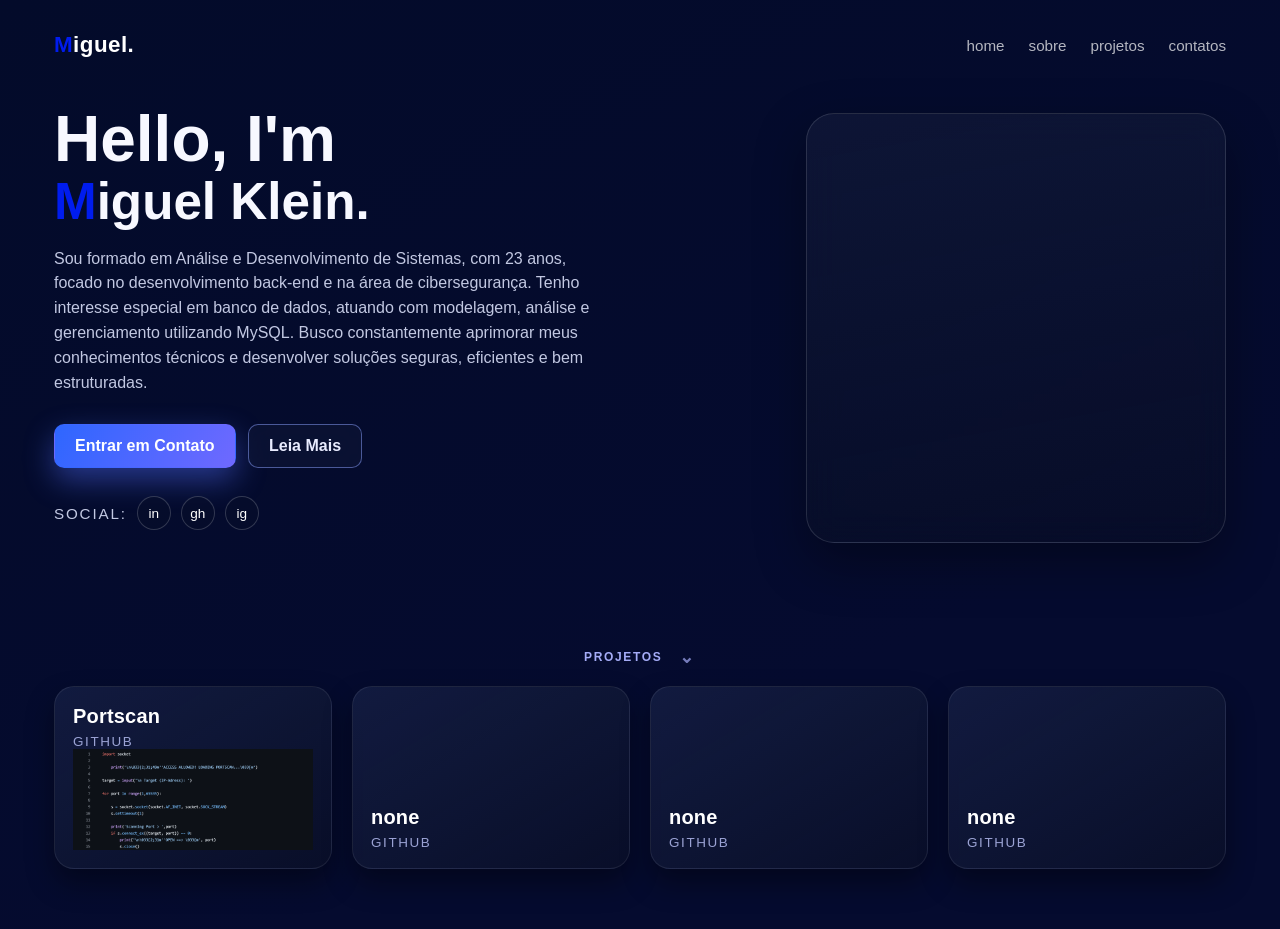
<file: index.html>
<!DOCTYPE html>
<html lang="pt-BR">
<head>
  <meta charset="UTF-8" />
  <meta name="viewport" content="width=device-width, initial-scale=1.0" />
  <title>Miguel Klein - Portfólio</title>
  <link rel="stylesheet" href="style.css" />
</head>

<body>
  <main class="page">
    <header class="topnav">
      <a class="logo" href="#"><span>M</span>iguel.</a>
      <nav class="menu">
        <a href="index.html">home</a>
        <a href="about.html">sobre</a>
        <a href="projects.html">projetos</a>
        <a href="contact.html">contatos</a>
      </nav>
    </header>

    <section class="hero">
      <div class="hero-text">
        <h1>
          Hello, I'm<br>
          <small><span>M</span>iguel Klein.</small>
        </h1>
        <p class="lead">
          Sou formado em Análise e Desenvolvimento de Sistemas, com 23 anos, focado no desenvolvimento back-end e na área 
          de cibersegurança. Tenho interesse especial em banco de dados, atuando com modelagem, análise e gerenciamento utilizando MySQL. 
          Busco constantemente aprimorar meus conhecimentos técnicos e desenvolver soluções seguras, eficientes e bem estruturadas.
        </p>

        <div class="hero-buttons">
          <a class="btn btn-primary" href="https://wa.me/5522997837893" target="_blank">Entrar em Contato</a>
          <a class="btn btn-secondary" href="about.html">Leia Mais</a>
        </div>

        <div class="socials">
          <span>Social:</span>
          <a href="https://www.linkedin.com/in/miguel-klein-21323a296/" title="LinkedIn" target="_blank">in</a>
          <a href="https://github.com/IcarusMK" title="GitHub" target="_blank">gh</a>
          <a href="https://www.instagram.com/yfz.miguelk/" title="Instagram" target="_blank">ig</a>
        </div>
      </div>

      <div class="card-hero"></div>
    </section>

    <div class="discover">Projetos</div>

    <section class="projects-grid">
      <article class="proj-card">
        <div class="proj-name">Portscan</div>
        <div class="proj-type">GITHUB</div>
        <img src="fotos/portscan.png" alt="Portscan">
      </article>
      <article class="proj-card">
        <div class="proj-name">none</div>
        <div class="proj-type">GITHUB</div>
      </article>
      <article class="proj-card">
        <div class="proj-name">none</div>
        <div class="proj-type">GITHUB</div>
      </article>
      <article class="proj-card">
        <div class="proj-name">none</div>
        <div class="proj-type">GITHUB</div>
      </article>
    </section>
  </main>
</body>
</html>
</file>
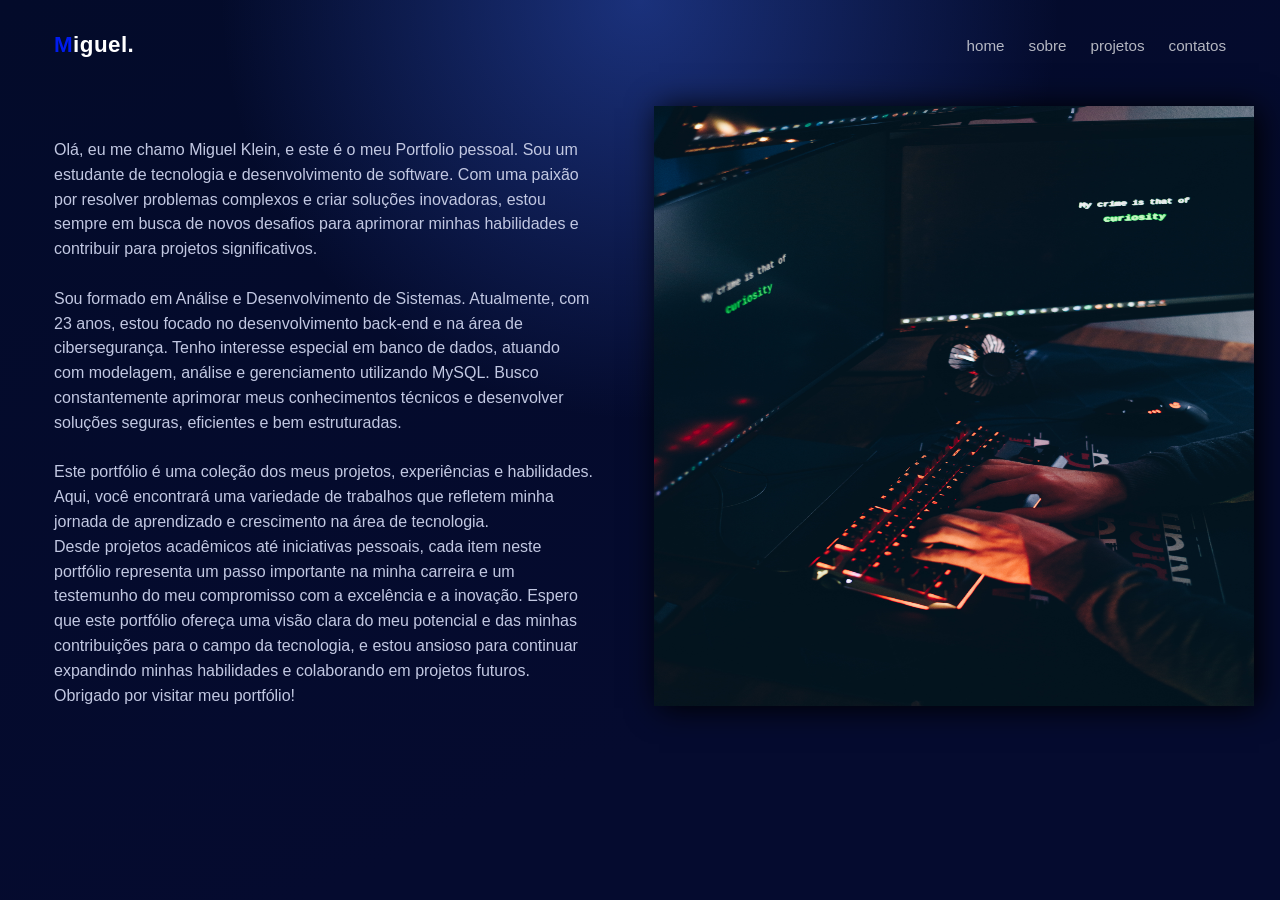
<file: about.html>
<!DOCTYPE html>
<html lang="pt-BR">
<head>
  <meta charset="UTF-8" />
  <meta name="viewport" content="width=device-width, initial-scale=1.0" />
  <title>Miguel Klein - Portfólio</title>
  <link rel="stylesheet" href="aboutstyle.css"/>
</head>

<body>
  <main class="page">
    <header class="topnav">
      <a class="logo" href="#"><span>M</span>iguel.</a>
      <nav class="menu">
        <a href="index.html">home</a>
        <a href="about.html">sobre</a>
        <a href="projects.html">projetos</a>
        <a href="contact.html">contatos</a>
      </nav>
    </header>

    <div class="about-image">
      <img src="fotos/CrimeCuriosity.jpeg" alt="Imagem de Apresentação">
    </div>

    <section class="hero">
      <div class="hero-text">
        <p class="lead">
            Olá, eu me chamo Miguel Klein, e este é o meu Portfolio pessoal. Sou um estudante de tecnologia e desenvolvimento de software. 
            Com uma paixão por resolver problemas complexos e criar soluções inovadoras, estou sempre em busca de novos desafios para 
            aprimorar minhas habilidades e contribuir para projetos significativos.<br><br>
          Sou formado em Análise e Desenvolvimento de Sistemas. Atualmente, com 23 anos, estou focado no desenvolvimento back-end e na área 
          de cibersegurança. Tenho interesse especial em banco de dados, atuando com modelagem, análise e gerenciamento utilizando MySQL. 
          Busco constantemente aprimorar meus conhecimentos técnicos e desenvolver soluções seguras, eficientes e bem estruturadas.<br><br>
            Este portfólio é uma coleção dos meus projetos, experiências e habilidades. Aqui, você encontrará uma variedade de trabalhos que
            refletem minha jornada de aprendizado e crescimento na área de tecnologia.<br>Desde projetos acadêmicos até iniciativas pessoais, 
            cada item neste portfólio representa um passo importante na minha carreira e um testemunho do meu compromisso com a excelência e 
            a inovação. Espero que este portfólio ofereça uma visão clara do meu potencial e das minhas contribuições para o campo da 
            tecnologia, e estou ansioso para continuar expandindo minhas habilidades e colaborando em projetos futuros.<br>
            Obrigado por visitar meu portfólio!
        </p>
    </section>

  </main>
</body>
</html>
</file>
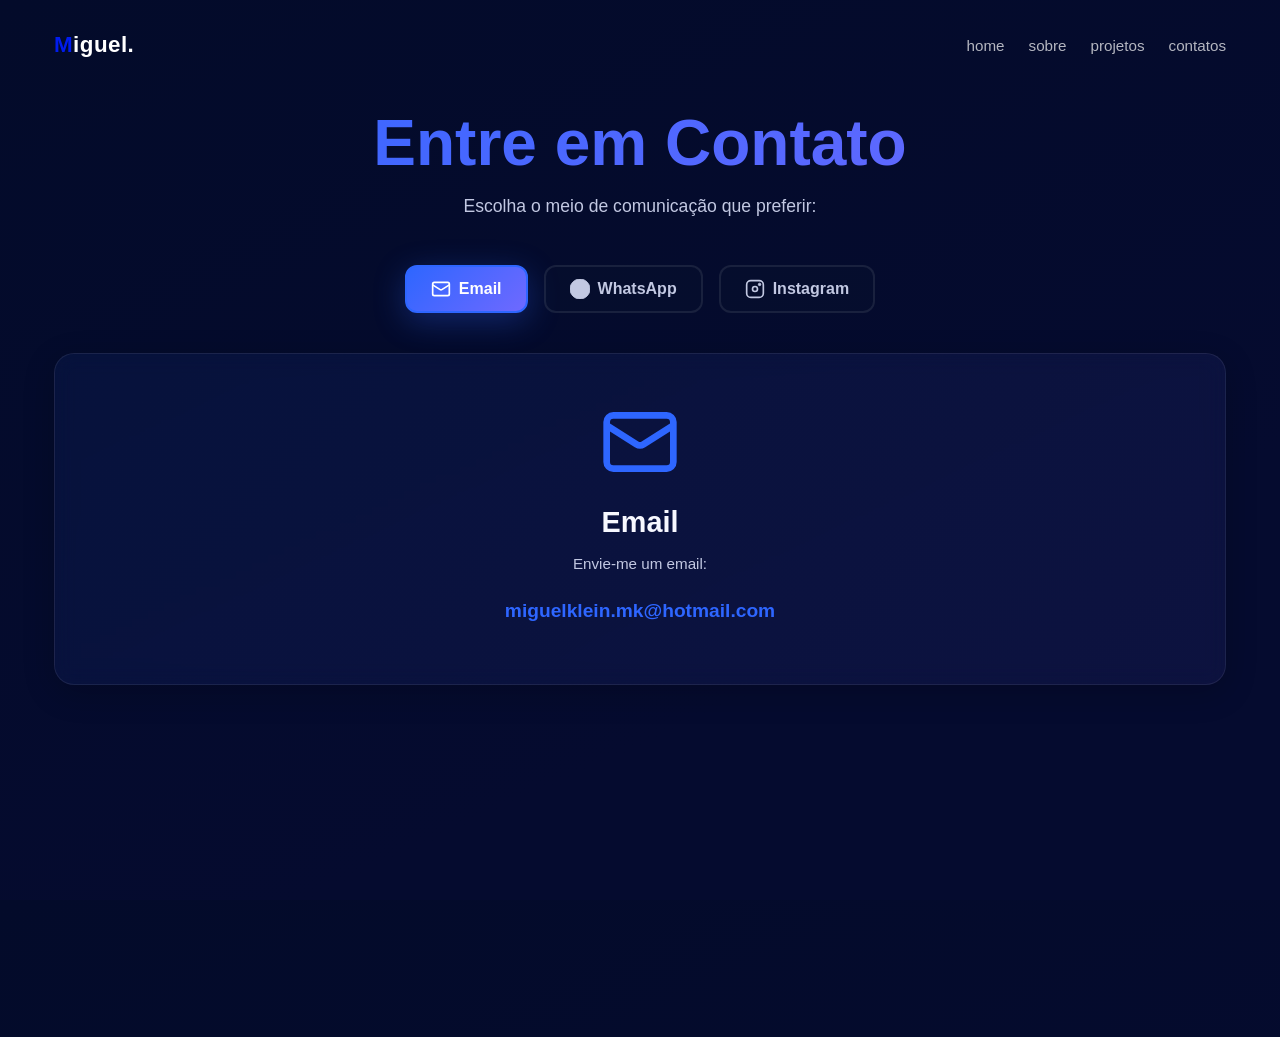
<file: contact.html>
<!DOCTYPE html>
<html lang="pt-BR">
<head>
  <meta charset="UTF-8" />
  <meta name="viewport" content="width=device-width, initial-scale=1.0" />
  <title>Miguel Klein - Contato</title>
  <link rel="stylesheet" href="style.css" />
  <link rel="stylesheet" href="contactstyle.css" />
</head>

<body>
  <main class="page">
    <header class="topnav">
      <a class="logo" href="#"><span>M</span>iguel.</a>
      <nav class="menu">
        <a href="index.html">home</a>
        <a href="about.html">sobre</a>
        <a href="projects.html">projetos</a>
        <a href="contact.html">contatos</a>
      </nav>
    </header>

    <section class="contact-section">
      <h1>Entre em Contato</h1>
      <p class="contact-intro">Escolha o meio de comunicação que preferir:</p>

      <div class="contact-tabs">
        <button class="tab-btn active" data-tab="email">
          <svg class="tab-icon" viewBox="0 0 24 24" fill="none" stroke="currentColor" stroke-width="2">
            <rect x="2" y="4" width="20" height="16" rx="2"></rect>
            <path d="m22 7-8.97 5.7a1.94 1.94 0 0 1-2.06 0L2 7"></path>
          </svg>
          Email
        </button>
        <button class="tab-btn" data-tab="whatsapp">
          <svg class="tab-icon" viewBox="0 0 24 24" fill="currentColor">
            <path d="M17.472 14.382c-.297-.149-1.758-.867-2.03-.967-.273-.099-.471-.148-.67.15-.197.297-.767.966-.94 1.164-.173.199-.347.223-.644.075-.297-.15-1.255-.463-2.39-1.475-.883-.788-1.48-1.761-1.653-2.059-.173-.297-.018-.458.13-.606.134-.133.298-.347.446-.52.149-.174.198-.298.298-.497.099-.198.05-.371-.025-.52-.075-.149-.669-1.612-.916-2.207-.242-.579-.487-.5-.67-.51-.173-.008-.371-.01-.57-.01-.198 0-.52.074-.792.372-.272.297-1.04 1.016-1.04 2.479 0 1.462 1.065 2.875 1.213 3.074.149.198 2.096 3.2 5.076 4.487.709.306 1.262.489 1.694.625.712.227 1.36.195 1.871.118.571-.085 1.758-.719 2.006-1.413.248-.694.248-1.289.173-1.413-.074-.124-.272-.198-.57-.347m-5.421-7.403h-.004a9.87 9.87 0 0 0-4.7 1.98c-2.874 2.878-2.874 7.547 0 10.423 2.873 2.877 7.543 2.877 10.417 0 2.873-2.876 2.873-7.545 0-10.423a9.867 9.867 0 0 0-5.717-1.98zM12 0C5.383 0 0 5.383 0 12s5.383 12 12 12 12-5.383 12-12S18.617 0 12 0z"/>
          </svg>
          WhatsApp
        </button>
        <button class="tab-btn" data-tab="instagram">
          <svg class="tab-icon" viewBox="0 0 24 24" fill="currentColor">
            <rect x="2" y="2" width="20" height="20" rx="5" ry="5" fill="none" stroke="currentColor" stroke-width="2"/>
            <circle cx="12" cy="12" r="3" fill="none" stroke="currentColor" stroke-width="2"/>
            <circle cx="17.5" cy="6.5" r="1.5" fill="currentColor"/>
          </svg>
          Instagram
        </button>
      </div>

      <div class="tab-content">
        <div id="email" class="tab-pane active">
          <div class="contact-card">
            <svg class="contact-large-icon" viewBox="0 0 24 24" fill="none" stroke="currentColor" stroke-width="2">
              <rect x="2" y="4" width="20" height="16" rx="2"></rect>
              <path d="m22 7-8.97 5.7a1.94 1.94 0 0 1-2.06 0L2 7"></path>
            </svg>
            <h2>Email</h2>
            <p class="contact-label">Envie-me um email:</p>
            <a href="mailto:miguelklein.mk@hotmail.com" class="contact-link">miguelklein.mk@hotmail.com</a>
          </div>
        </div>

        <div id="whatsapp" class="tab-pane">
          <div class="contact-card">
            <img src="fotos/whatsapp.png" alt="WhatsApp" class="contact-logo-img">
            <h2>WhatsApp</h2>
            <p class="contact-label">Envie-me uma mensagem:</p>
            <a href="https://wa.me/5522997837893" target="_blank" class="contact-link">(22) 99783-7893</a>
          </div>
        </div>

        <div id="instagram" class="tab-pane">
          <div class="contact-card">
            <svg class="contact-large-icon" viewBox="0 0 24 24" fill="currentColor">
              <rect x="2" y="2" width="20" height="20" rx="5" ry="5" fill="none" stroke="currentColor" stroke-width="2"/>
              <circle cx="12" cy="12" r="3" fill="none" stroke="currentColor" stroke-width="2"/>
              <circle cx="17.5" cy="6.5" r="1.5" fill="currentColor"/>
            </svg>
            <h2>Instagram</h2>
            <p class="contact-label">Siga-me no Instagram:</p>
            <a href="https://www.instagram.com/yfz.miguelk/" target="_blank" class="contact-link">@yfz.miguelk</a>
          </div>
        </div>
      </div>
    </section>

  </main>

  <script>
    const tabButtons = document.querySelectorAll('.tab-btn');
    const tabPanes = document.querySelectorAll('.tab-pane');

    tabButtons.forEach(button => {
      button.addEventListener('click', () => {
        const tabName = button.getAttribute('data-tab');
        
        tabButtons.forEach(btn => btn.classList.remove('active'));
        tabPanes.forEach(pane => pane.classList.remove('active'));
        
        button.classList.add('active');
        document.getElementById(tabName).classList.add('active');
      });
    });
  </script>
</body>
</html>
</file>
<file: style.css>
:root {
      --bg1: #030b2a;
      --bg2: #050b2f;
      --accent: #2e66ff;
      --accent2: #6f69ff;
      --card: rgba(11, 20, 48, 0.55);
      --card-border: rgba(255, 255, 255, 0.08);
      --text: #f7f8ff;
      --muted: #c2c8e2;
      --radius: 20px;
    }

    * {
      margin: 0;
      padding: 0;
      box-sizing: border-box;
      font-family: "Inter", "Segoe UI", Roboto, sans-serif;
    }

    body {
      min-height: 100vh;
      background: linear-gradient(155deg, var(--bg1), var(--bg2) 70%);
      color: var(--text);
      overflow-x: hidden;
    }

    .page {
      max-width: 1220px;
      margin: 0 auto;
      padding: 32px 24px 60px;
    }

    .topnav {
      display: flex;
      justify-content: space-between;
      align-items: center;
      margin-bottom: 3rem;
      gap: 1rem;
    }

    .logo {
      font-size: 1.4rem;
      font-weight: 800;
      letter-spacing: 0.02em;
      color: #fff;
    }

    .menu {
      display: flex;
      gap: 24px;
      font-size: 0.95rem;
      font-weight: 500;
    }

    .menu a {
      color: rgba(255, 255, 255, 0.7);
      text-decoration: none;
      transition: color .2s, transform .2s;
    }

    .menu a:hover {
      color: #fff;
      transform: translateY(-1px);
    }

    .hero {
      display: grid;
      grid-template-columns: 1fr minmax(320px, 420px);
      gap: 2.5rem;
      align-items: center;
    }

    .hero-text p {
      font-size: 0.95rem;
      color: var(--muted);
      margin-bottom: 16px;
    }

    .hero-text h1 {
      font-size: clamp(2.5rem, 5vw, 5rem);
      line-height: 1.05;
      font-weight: 900;
      margin-bottom: 18px;
    }

    .hero-text h1 small {
      display: block;
      font-size: clamp(2rem, 4vw, 4.2rem);
      font-weight: 900;
      margin-top: 0.1rem;
    }

    .hero-text p.lead {
      font-size: 1rem;
      max-width: 540px;
      line-height: 1.55;
      margin-bottom: 1.8rem;
      color: #c2c8e2;
    }

    .hero-buttons {
      display: flex;
      gap: 12px;
      margin-bottom: 28px;
      flex-wrap: wrap;
    }

    .btn {
      display: inline-flex;
      align-items: center;
      justify-content: center;
      gap: 0.5rem;
      border-radius: 10px;
      border: 1px solid transparent;
      font-weight: 700;
      padding: 12px 20px;
      cursor: pointer;
      transition: transform .2s, box-shadow .2s, border-color .2s;
      text-decoration: none;
    }

    .btn-primary {
      color: #fff;
      background: linear-gradient(120deg, var(--accent), var(--accent2));
      box-shadow: 0 12px 30px rgba(82, 110, 255, 0.45);
    }

    .btn-secondary {
      color: #e9ecff;
      background: rgba(17, 25, 56, 0.5);
      border-color: rgba(140, 161, 255, 0.5);
      backdrop-filter: blur(14px);
    }

    .btn:hover {
      transform: translateY(-2px);
      box-shadow: 0 12px 30px rgba(22, 30, 75, 0.35);
    }

    .socials {
      display: flex;
      gap: 10px;
      align-items: center;
      margin-bottom: 1.3rem;
    }

    .socials span {
      color: var(--muted);
      font-size: 0.95rem;
      text-transform: uppercase;
      letter-spacing: 0.12em;
    }

    .socials a {
      width: 34px;
      height: 34px;
      border-radius: 50%;
      border: 1px solid rgba(255, 255, 255, 0.18);
      display: inline-grid;
      place-items: center;
      color: #fff;
      text-decoration: none;
      font-size: 0.85rem;
      background: rgba(7, 14, 42, 0.6);
      transition: background .2s, transform .2s;
    }

    .socials a:hover {
      transform: translateY(-2px);
      background: rgba(26, 36, 92, 0.8);
    }

    .card-hero {
      border-radius: 28px;
      min-height: 430px;
      backdrop-filter: blur(16px);
      border: 1px solid rgba(255, 255, 255, 0.13);
      background: linear-gradient(170deg, rgba(19, 27, 59, 0.65), rgba(9, 14, 34, 0.5));
      box-shadow: 0 20px 50px rgba(0, 0, 0, 0.35);
    }

    .discover {
      margin: 6rem 0 1.1rem;
      display: flex;
      align-items: center;
      justify-content: center;
      gap: 8px;
      color: #a5acf7;
      letter-spacing: 0.14em;
      font-weight: 600;
      text-transform: uppercase;
      font-size: 0.75rem;
    }

    .discover::after {
      content: "⌄";
      font-size: 1.1rem;
      margin-left: 0.55rem;
      opacity: 0.7;
    }

    .projects-grid {
      display: grid;
      grid-template-columns: repeat(auto-fit, minmax(250px, 1fr));
      gap: 20px;
      margin-top: 1rem;
    }

    .proj-card {
      border-radius: var(--radius);
      background: linear-gradient(150deg, rgba(22, 32, 69, 0.76), rgba(12, 17, 38, 0.65));
      border: 1px solid var(--card-border);
      min-height: 172px;
      padding: 18px;
      display: flex;
      flex-direction: column;
      justify-content: flex-end;
      box-shadow: 0 14px 28px rgba(0, 0, 0, 0.38);
      transition: transform .2s, border-color .2s;
    }

    .proj-card:hover {
      transform: translateY(-4px);
      border-color: rgba(126, 146, 255, 0.48);
    }

    .proj-name {
      color: #fff;
      font-size: 1.25rem;
      font-weight: 800;
      letter-spacing: 0.01em;
      margin-bottom: 6px;
    }

    .proj-type {
      color: #a7afe2;
      font-size: 0.84rem;
      text-transform: uppercase;
      letter-spacing: 0.12em;
      opacity: 0.92;
    }

    @media (max-width: 880px) {
      .hero {
        grid-template-columns: 1fr;
      }

      .topnav {
        flex-direction: column;
        align-items: flex-start;
      }

      .menu {
        flex-wrap: wrap;
      }

      .card-hero {
        min-height: 300px;
      }
    }

    @media (max-width: 540px) {
      .page {
        padding: 22px 16px 50px;
      }

      .hero-text h1 {
        font-size: 2.5rem;
      }

      .hero-text h1 small {
        font-size: 2.35rem;
      }
    }

    span{
      color: #001cee;
    }
    a{
      text-decoration: none;
    }
</file>
<file: aboutstyle.css>
:root {
      --bg1: #030b2a;
      --bg2: #050b2f;
      --accent: #2e66ff;
      --accent2: #6f69ff;
      --card: rgba(11, 20, 48, 0.55);
      --card-border: rgba(255, 255, 255, 0.08);
      --text: #f7f8ff;
      --muted: #c2c8e2;
      --radius: 20px;
    }

    * {
      margin: 0;
      padding: 0;
      box-sizing: border-box;
      font-family: "Inter", "Segoe UI", Roboto, sans-serif;
    }

    body {
      min-height: 100vh;
      background: radial-gradient(circle at top, rgba(64, 112, 255, 0.38), transparent 38%),
                  linear-gradient(155deg, var(--bg1), var(--bg2) 70%);
      color: var(--text);
      overflow-x: hidden;
    }

    .page {
      max-width: 1220px;
      margin: 0 auto;
      padding: 32px 24px 60px;
    }

    .topnav {
      display: flex;
      justify-content: space-between;
      align-items: center;
      margin-bottom: 3rem;
      gap: 1rem;
    }

    .logo {
      font-size: 1.4rem;
      font-weight: 800;
      letter-spacing: 0.02em;
      color: #fff;
    }

    .menu {
      display: flex;
      gap: 24px;
      font-size: 0.95rem;
      font-weight: 500;
    }

    .menu a {
      color: rgba(255, 255, 255, 0.7);
      text-decoration: none;
      transition: color .2s, transform .2s;
    }

    .menu a:hover {
      color: #fff;
      transform: translateY(-1px);
    }

    .hero {
      display: grid;
      grid-template-columns: 1fr minmax(320px, 420px);
      gap: 2.5rem;
      align-items: center;
    }

    .hero-text p {
      font-size: 0.95rem;
      color: var(--muted);
      margin-bottom: 16px;
    }

    .hero-text h1 {
      font-size: clamp(2.5rem, 5vw, 5rem);
      line-height: 1.05;
      font-weight: 900;
      margin-bottom: 18px;
    }

    .hero-text h1 small {
      display: block;
      font-size: clamp(2rem, 4vw, 4.2rem);
      font-weight: 900;
      margin-top: 0.1rem;
    }

    .hero-text p.lead {
      font-size: 1rem;
      max-width: 540px;
      line-height: 1.55;
      margin-bottom: 1.8rem;
      color: #c2c8e2;
    }
    span{
      color: #001cee;
    }
    a{
      text-decoration: none;
    }

    .about-image{
        display: flex;
        justify-content: flex-end;
        margin-bottom: 2rem;
        margin-left: 600px;
        width: fit-content;
        box-shadow: 5px 2px 30px rgb(0, 0, 0);
    }

    .about-image img {
        width: 100%;
        height: 600px;
        width: 600px;
        display: block;
    }

    .hero{
        display: flex;
        justify-content: flex-start;
        align-items: center;
        margin-top: -600px;
    }
</file>
<file: contactstyle.css>
:root {
  --bg1: #030b2a;
  --bg2: #050b2f;
  --accent: #2e66ff;
  --accent2: #6f69ff;
  --card: rgba(11, 20, 48, 0.55);
  --card-border: rgba(255, 255, 255, 0.08);
  --text: #f7f8ff;
  --muted: #c2c8e2;
  --radius: 20px;
}

.contact-section {
  text-align: center;
  animation: fadeIn 0.6s ease-out;
}

@keyframes fadeIn {
  from {
    opacity: 0;
    transform: translateY(20px);
  }
  to {
    opacity: 1;
    transform: translateY(0);
  }
}

.contact-section h1 {
  font-size: clamp(2.5rem, 5vw, 4rem);
  font-weight: 900;
  margin-bottom: 1rem;
  background: linear-gradient(135deg, var(--accent), var(--accent2));
  -webkit-background-clip: text;
  -webkit-text-fill-color: transparent;
  background-clip: text;
}

.contact-intro {
  font-size: 1.1rem;
  color: var(--muted);
  margin-bottom: 3rem;
  font-weight: 500;
}

.contact-tabs {
  display: flex;
  justify-content: center;
  gap: 1rem;
  margin-bottom: 2.5rem;
  flex-wrap: wrap;
}

.tab-btn {
  display: flex;
  align-items: center;
  gap: 0.5rem;
  padding: 12px 24px;
  border: 2px solid var(--card-border);
  background: rgba(11, 20, 48, 0.3);
  color: var(--muted);
  border-radius: 12px;
  cursor: pointer;
  font-size: 1rem;
  font-weight: 600;
  transition: all 0.3s ease;
  font-family: inherit;
}

.tab-btn:hover {
  border-color: var(--accent);
  color: var(--text);
  transform: translateY(-2px);
}

.tab-btn.active {
  background: linear-gradient(135deg, var(--accent), var(--accent2));
  border-color: var(--accent);
  color: #fff;
  box-shadow: 0 8px 32px rgba(46, 102, 255, 0.3);
}

.tab-icon {
  width: 20px;
  height: 20px;
  stroke: currentColor;
}

.tab-content {
  position: relative;
  min-height: 300px;
}

.tab-pane {
  opacity: 0;
  transform: translateY(20px);
  pointer-events: none;
  position: absolute;
  width: 100%;
  transition: all 0.3s ease;
}

.tab-pane.active {
  opacity: 1;
  transform: translateY(0);
  pointer-events: auto;
  position: relative;
}

.contact-card {
  display: flex;
  flex-direction: column;
  align-items: center;
  padding: 3rem 2rem;
  background: linear-gradient(135deg, 
    rgba(46, 102, 255, 0.08) 0%,
    rgba(111, 105, 255, 0.08) 100%);
  border: 1px solid var(--card-border);
  border-radius: var(--radius);
  backdrop-filter: blur(10px);
  box-shadow: 0 8px 32px rgba(0, 0, 0, 0.2);
  animation: slideUp 0.5s ease-out;
}

@keyframes slideUp {
  from {
    opacity: 0;
    transform: translateY(30px);
  }
  to {
    opacity: 1;
    transform: translateY(0);
  }
}

.contact-large-icon {
  width: 80px;
  height: 80px;
  margin-bottom: 1.5rem;
  stroke: currentColor;
  color: var(--accent);
  animation: pulse 2s ease-in-out infinite;
}

.contact-logo-img {
  width: 80px;
  height: 80px;
  margin-bottom: 1.5rem;
  object-fit: contain;
  animation: pulse 2s ease-in-out infinite;
  filter: brightness(0) saturate(100%) invert(63%) sepia(68%) saturate(382%) hue-rotate(89deg) brightness(102%) contrast(103%);
}

@keyframes pulse {
  0%, 100% {
    opacity: 1;
  }
  50% {
    opacity: 0.7;
  }
}

.contact-card h2 {
  font-size: 1.8rem;
  margin-bottom: 1rem;
  color: var(--text);
}

.contact-label {
  font-size: 0.95rem;
  color: var(--muted);
  margin-bottom: 1rem;
  font-weight: 500;
}

.contact-link {
  font-size: 1.2rem;
  font-weight: 600;
  color: var(--accent);
  text-decoration: none;
  padding: 12px 24px;
  border-bottom: 2px solid transparent;
  transition: all 0.3s ease;
  display: inline-block;
}

.contact-link:hover {
  color: var(--accent2);
  border-bottom-color: var(--accent2);
  transform: translateY(-2px);
}

@media (max-width: 768px) {
  .contact-tabs {
    flex-direction: column;
  }

  .tab-btn {
    width: 100%;
    justify-content: center;
  }

  .contact-section h1 {
    font-size: 2rem;
  }

  .contact-card {
    padding: 2rem 1.5rem;
  }

  .contact-large-icon {
    width: 60px;
    height: 60px;
  }

  .contact-card h2 {
    font-size: 1.5rem;
  }
}

/* Estilos específicos para WhatsApp */
#whatsapp .contact-large-icon {
  color: #25d366;
}

#whatsapp .tab-btn.active {
  background: linear-gradient(135deg, #25d366, #20ba5a);
  border-color: #25d366;
  box-shadow: 0 8px 32px rgba(37, 211, 102, 0.3);
}

/* Estilos específicos para Instagram */
#instagram .contact-large-icon {
  color: #e1306c;
}

#instagram .tab-btn.active {
  background: linear-gradient(135deg, #e1306c, #405de6);
  border-color: #e1306c;
  box-shadow: 0 8px 32px rgba(225, 48, 108, 0.3);
}
</file>
